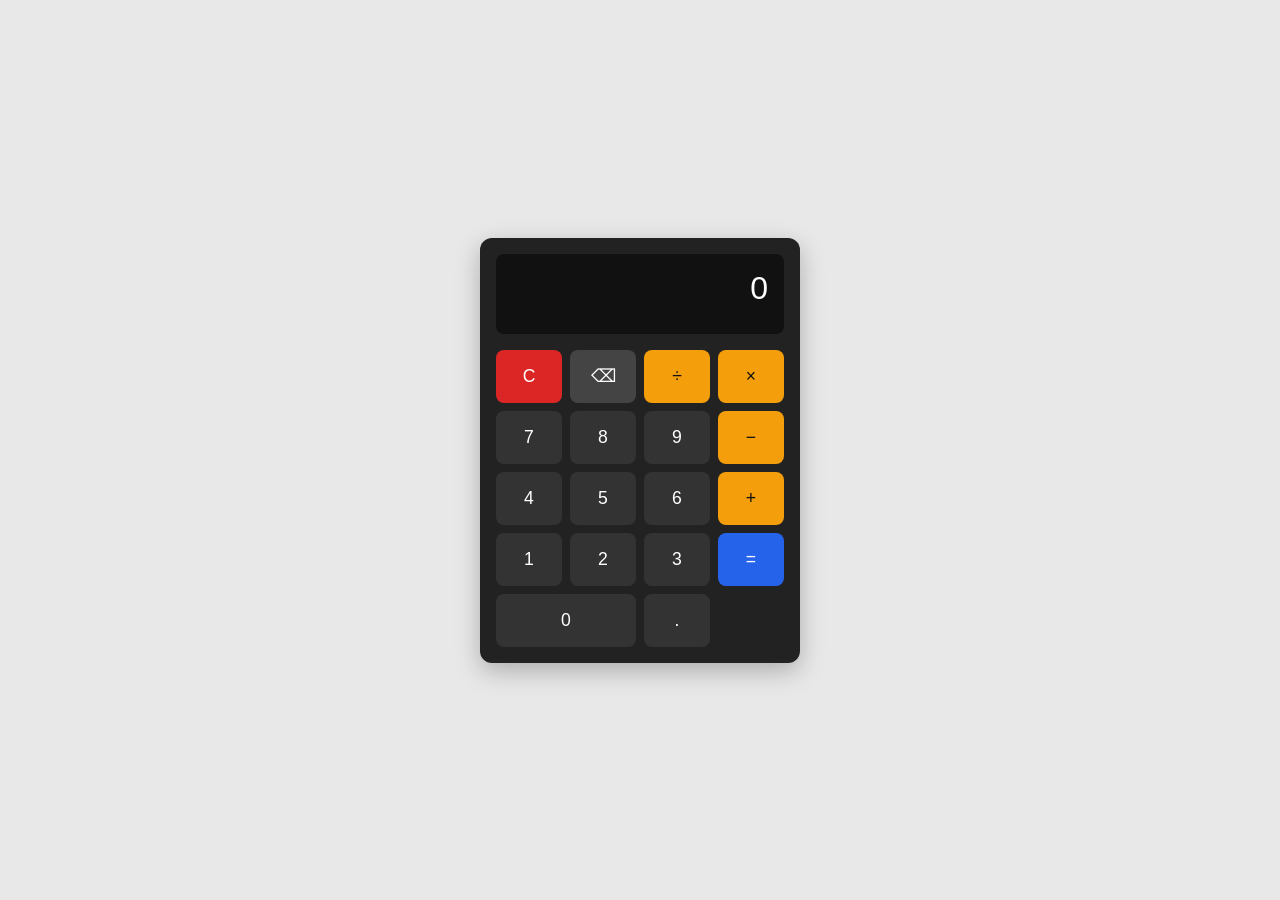
<file: calculator/index.html>
<!doctype html>
<html lang="en">
  <head>
    <meta charset="UTF-8" />
    <meta name="viewport" content="width=device-width, initial-scale=1.0" />
    <title>Calculator</title>
    <style>
      * {
        box-sizing: border-box;
      }

      body {
        margin: 0;
        min-height: 100vh;
        display: flex;
        align-items: center;
        justify-content: center;
        font-family: Arial, sans-serif;
        background: #e8e8e8;
        padding: 1rem;
      }

      .calculator {
        width: 100%;
        max-width: 320px;
        background: #222;
        border-radius: 12px;
        padding: 1rem;
        box-shadow: 0 8px 24px rgba(0, 0, 0, 0.25);
      }

      .display {
        width: 100%;
        min-height: 80px;
        margin-bottom: 1rem;
        padding: 1rem;
        border: none;
        border-radius: 8px;
        background: #111;
        color: #fff;
        font-size: 2rem;
        text-align: right;
        word-break: break-all;
      }

      .buttons {
        display: grid;
        grid-template-columns: repeat(4, 1fr);
        gap: 0.5rem;
      }

      button {
        padding: 1rem;
        border: none;
        border-radius: 8px;
        font-size: 1.1rem;
        cursor: pointer;
        background: #444;
        color: #fff;
      }

      button:hover {
        background: #555;
      }

      button:active {
        transform: scale(0.97);
      }

      .btn-number {
        background: #333;
      }

      .btn-number:hover {
        background: #444;
      }

      .btn-operator {
        background: #f59e0b;
        color: #111;
      }

      .btn-operator:hover {
        background: #fbbf24;
      }

      .btn-clear {
        background: #dc2626;
      }

      .btn-clear:hover {
        background: #ef4444;
      }

      .btn-equals {
        background: #2563eb;
      }

      .btn-equals:hover {
        background: #3b82f6;
      }

      .span-two {
        grid-column: span 2;
      }
    </style>
  </head>
  <body>
    <div class="calculator">
      <div class="display" id="display">0</div>

      <div class="buttons">
        <button type="button" class="btn-clear" data-action="clear">C</button>
        <button type="button" data-action="backspace">⌫</button>
        <button type="button" class="btn-operator" data-action="operator" data-value="/">÷</button>
        <button type="button" class="btn-operator" data-action="operator" data-value="*">×</button>

        <button type="button" class="btn-number" data-action="number" data-value="7">7</button>
        <button type="button" class="btn-number" data-action="number" data-value="8">8</button>
        <button type="button" class="btn-number" data-action="number" data-value="9">9</button>
        <button type="button" class="btn-operator" data-action="operator" data-value="-">−</button>

        <button type="button" class="btn-number" data-action="number" data-value="4">4</button>
        <button type="button" class="btn-number" data-action="number" data-value="5">5</button>
        <button type="button" class="btn-number" data-action="number" data-value="6">6</button>
        <button type="button" class="btn-operator" data-action="operator" data-value="+">+</button>

        <button type="button" class="btn-number" data-action="number" data-value="1">1</button>
        <button type="button" class="btn-number" data-action="number" data-value="2">2</button>
        <button type="button" class="btn-number" data-action="number" data-value="3">3</button>
        <button type="button" class="btn-equals" data-action="equals">=</button>

        <button type="button" class="btn-number span-two" data-action="number" data-value="0">0</button>
        <button type="button" class="btn-number" data-action="decimal">.</button>
      </div>
    </div>

    <script>
      const display = document.getElementById("display");
      const buttons = document.querySelector(".buttons");

      let currentValue = "0";
      let previousValue = "";
      let operator = "";
      let shouldResetDisplay = false;

      function updateDisplay() {
        display.textContent = currentValue;
      }

      function inputNumber(value) {
        if (shouldResetDisplay) {
          currentValue = value;
          shouldResetDisplay = false;
        } else if (currentValue === "0") {
          currentValue = value;
        } else {
          currentValue += value;
        }
        updateDisplay();
      }

      function inputDecimal() {
        if (shouldResetDisplay) {
          currentValue = "0.";
          shouldResetDisplay = false;
        } else if (!currentValue.includes(".")) {
          currentValue += ".";
        }
        updateDisplay();
      }

      function setOperator(nextOperator) {
        if (operator && !shouldResetDisplay) {
          calculate();
        }

        previousValue = currentValue;
        operator = nextOperator;
        shouldResetDisplay = true;
      }

      function calculate() {
        if (!operator || previousValue === "") return;

        const first = parseFloat(previousValue);
        const second = parseFloat(currentValue);
        let result = 0;

        if (operator === "+") result = first + second;
        if (operator === "-") result = first - second;
        if (operator === "*") result = first * second;
        if (operator === "/") {
          if (second === 0) {
            currentValue = "Error";
            previousValue = "";
            operator = "";
            shouldResetDisplay = true;
            updateDisplay();
            return;
          }
          result = first / second;
        }

        currentValue = String(parseFloat(result.toFixed(10)));
        previousValue = "";
        operator = "";
        shouldResetDisplay = true;
        updateDisplay();
      }

      function clearAll() {
        currentValue = "0";
        previousValue = "";
        operator = "";
        shouldResetDisplay = false;
        updateDisplay();
      }

      function backspace() {
        if (currentValue === "Error") {
          clearAll();
          return;
        }

        if (currentValue.length === 1) {
          currentValue = "0";
        } else {
          currentValue = currentValue.slice(0, -1);
        }
        updateDisplay();
      }

      buttons.addEventListener("click", function (event) {
        const button = event.target.closest("button");
        if (!button) return;

        const action = button.dataset.action;
        const value = button.dataset.value;

        if (action === "number") inputNumber(value);
        if (action === "decimal") inputDecimal();
        if (action === "operator") setOperator(value);
        if (action === "equals") calculate();
        if (action === "clear") clearAll();
        if (action === "backspace") backspace();
      });
    </script>
  </body>
</html>
</file>
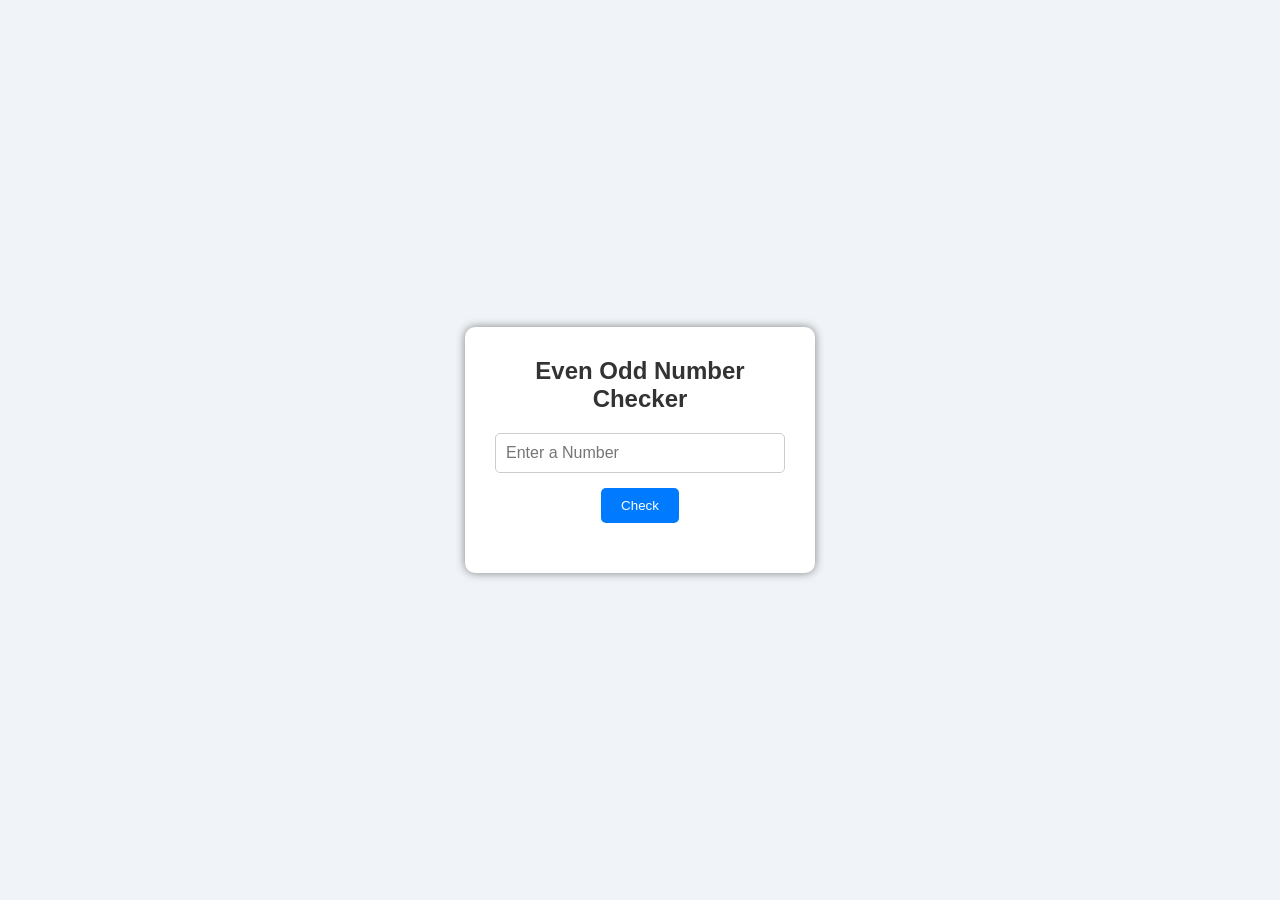
<file: exmas/index.html>
<!DOCTYPE html>
<html lang="en">
<head>
    <meta charset="UTF-8">
    <meta name="viewport" content="width=device-width, initial-scale=1.0">
    <title>Even Odd Checker</title>

    <link rel="stylesheet" href="style.css">
</head>
<body>

    <div class="container">
        <h2>Even Odd Number Checker</h2>

        <input type="number" id="num" placeholder="Enter a Number">

        <button onclick="checkNumber()">Check</button>

        <p id="result"></p>
    </div>

    <script src="script.js"></script>

</body>
</html>
</file>
<file: exmas/style.css>
*{
    margin: 0;
    padding: 0;
    box-sizing: border-box;
    font-family: Arial, sans-serif;
}

body{
    background: #f0f4f8;
    display: flex;
    justify-content: center;
    align-items: center;
    height: 100vh;
}

.container{
    background: white;
    padding: 30px;
    border-radius: 10px;
    text-align: center;
    box-shadow: 0px 0px 10px gray;
    width: 350px;
}

h2{
    margin-bottom: 20px;
    color: #333;
}

input{
    width: 100%;
    padding: 10px;
    margin-bottom: 15px;
    border: 1px solid #ccc;
    border-radius: 5px;
    font-size: 16px;
}

button{
    padding: 10px 20px;
    background-color: #007bff;
    color: white;
    border: none;
    border-radius: 5px;
    cursor: pointer;
}

button:hover{
    background-color: #0056b3;
}

#result{
    margin-top: 20px;
    font-size: 20px;
    font-weight: bold;
}
</file>
